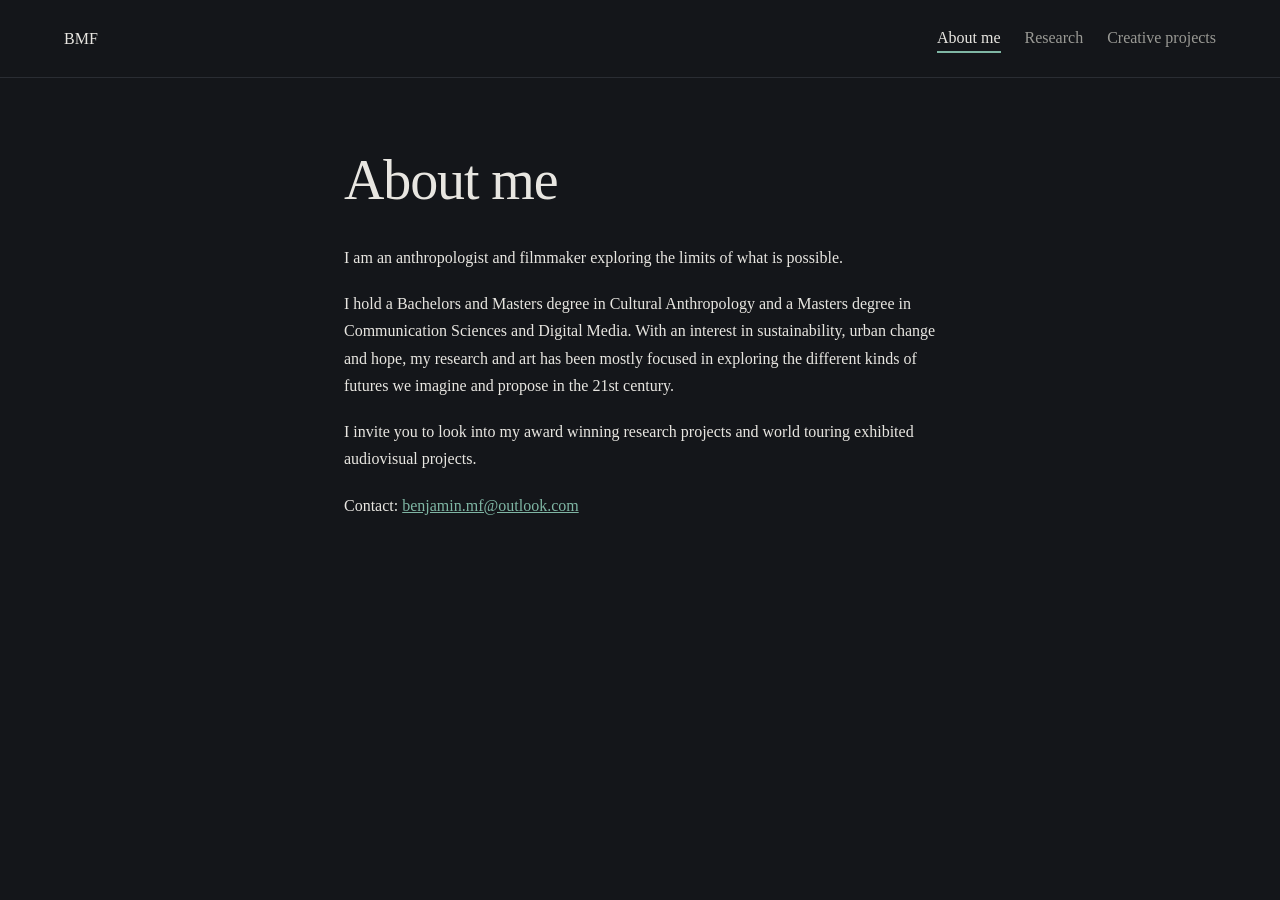
<file: about.html>
<!DOCTYPE html>
<html lang="en">
<head>
<meta charset="utf-8">
<meta name="viewport" content="width=device-width, initial-scale=1">
<title>About me | Benjamin Maldonado Fernandez</title>
<link rel="stylesheet" href="style.css">
</head>
<body>
<header>
  <a href="index.html">BMF</a>
  <nav><a href="about.html" class="current">About me</a><a href="research.html">Research</a><a href="creative.html">Creative projects</a></nav>
</header>
<main>
  <h1>About me</h1>
  <p>I am an anthropologist and filmmaker exploring the limits of what is possible.</p>
  <p>I hold a Bachelors and Masters degree in Cultural Anthropology and a Masters degree in Communication Sciences and Digital Media. With an interest in sustainability, urban change and hope, my research and art has been mostly focused in exploring the different kinds of futures we imagine and propose in the 21st century. </p>
  <p> I invite you to look into my award winning research projects and world touring exhibited audiovisual projects. </p>
  <p>Contact: <a href="mailto:benjamin.mf@outlook.com">benjamin.mf@outlook.com</a></p>
</main>
</body>
</html>
</file>
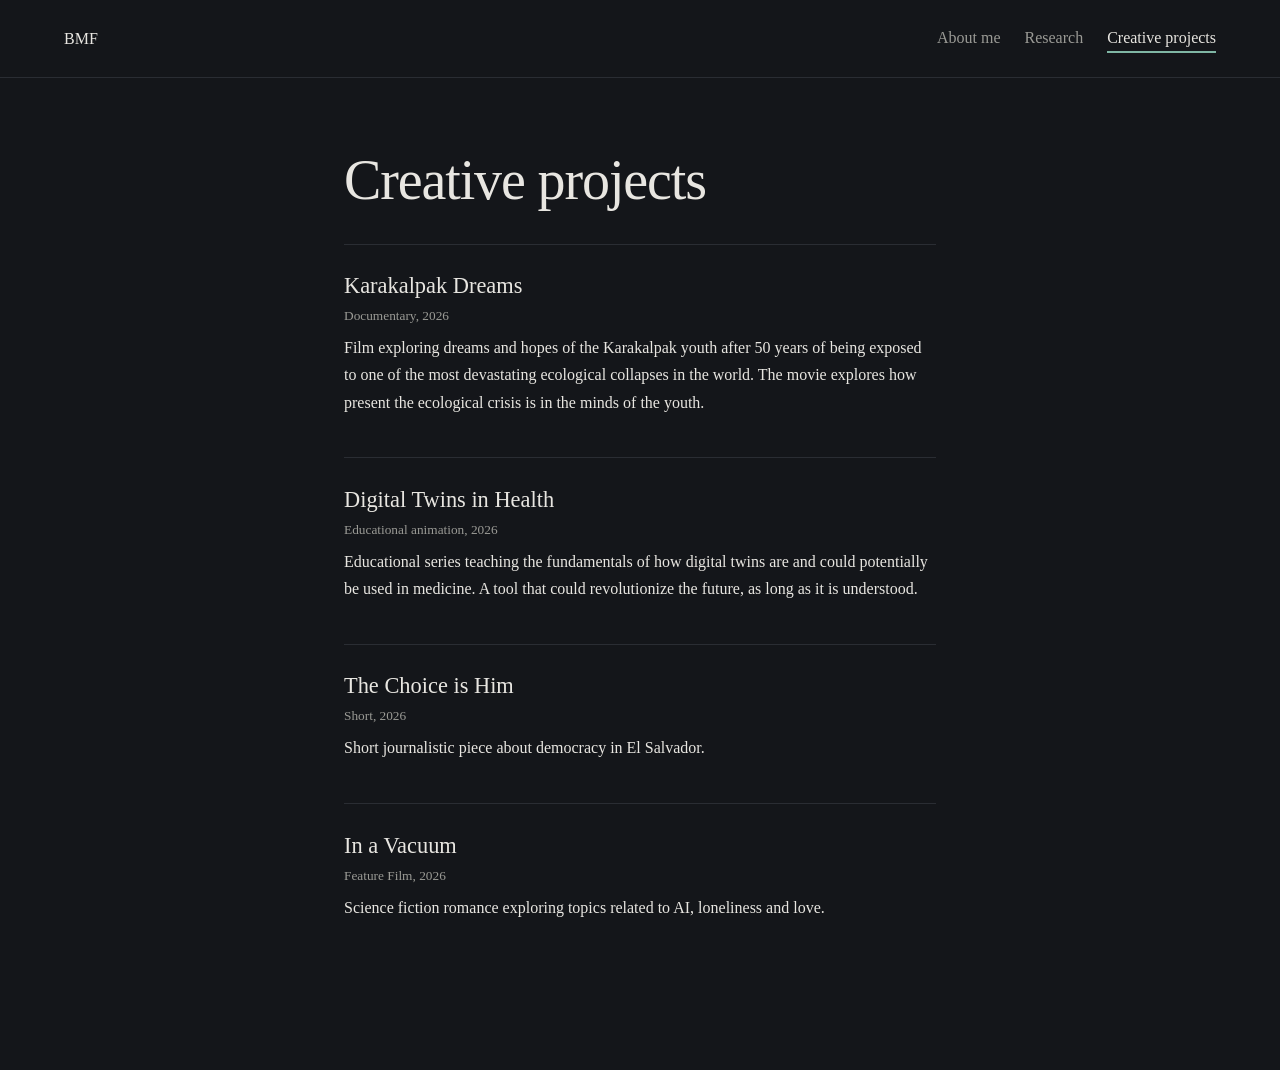
<file: creative.html>
<!DOCTYPE html>
<html lang="en">
<head>
<meta charset="utf-8">
<meta name="viewport" content="width=device-width, initial-scale=1">
<title>Creative projects | Your Name</title>
<link rel="stylesheet" href="style.css">
</head>
<body>
<header>
  <a href="index.html">BMF</a>
  <nav><a href="about.html">About me</a><a href="research.html">Research</a><a href="creative.html" class="current">Creative projects</a></nav>
</header>
<main>
  <h1>Creative projects</h1>
  <ul class="items">
    <li><h2>Karakalpak Dreams</h2><small>Documentary, 2026</small><p>Film exploring dreams and hopes of the Karakalpak youth after 50 years of being exposed to one of the most devastating ecological collapses in the world. The movie explores how present the ecological crisis is in the minds of the youth.</p></li>
    <li><h2>Digital Twins in Health</h2><small>Educational animation, 2026</small><p>Educational series teaching the fundamentals of how digital twins are and could potentially be used in medicine. A tool that could revolutionize the future, as long as it is understood.</p></li>
    <li><h2>The Choice is Him</h2><small>Short, 2026</small><p>Short journalistic piece about democracy in El Salvador.</p></li>
    <li><h2>In a Vacuum</h2><small>Feature Film, 2026</small><p>Science fiction romance exploring topics related to AI, loneliness and love.</p></li>
<!--#<li><h2>Project name</h2><small>Medium, year</small><p>Short description.</p></li>#
#<li><h2>Project name</h2><small>Medium, year</small><p>Short description.</p></li>#
#<li><h2>Project name</h2><small>Medium, year</small><p>Short description.</p></li>#-->
  </ul>
</main>
</body>
</html>
</file>
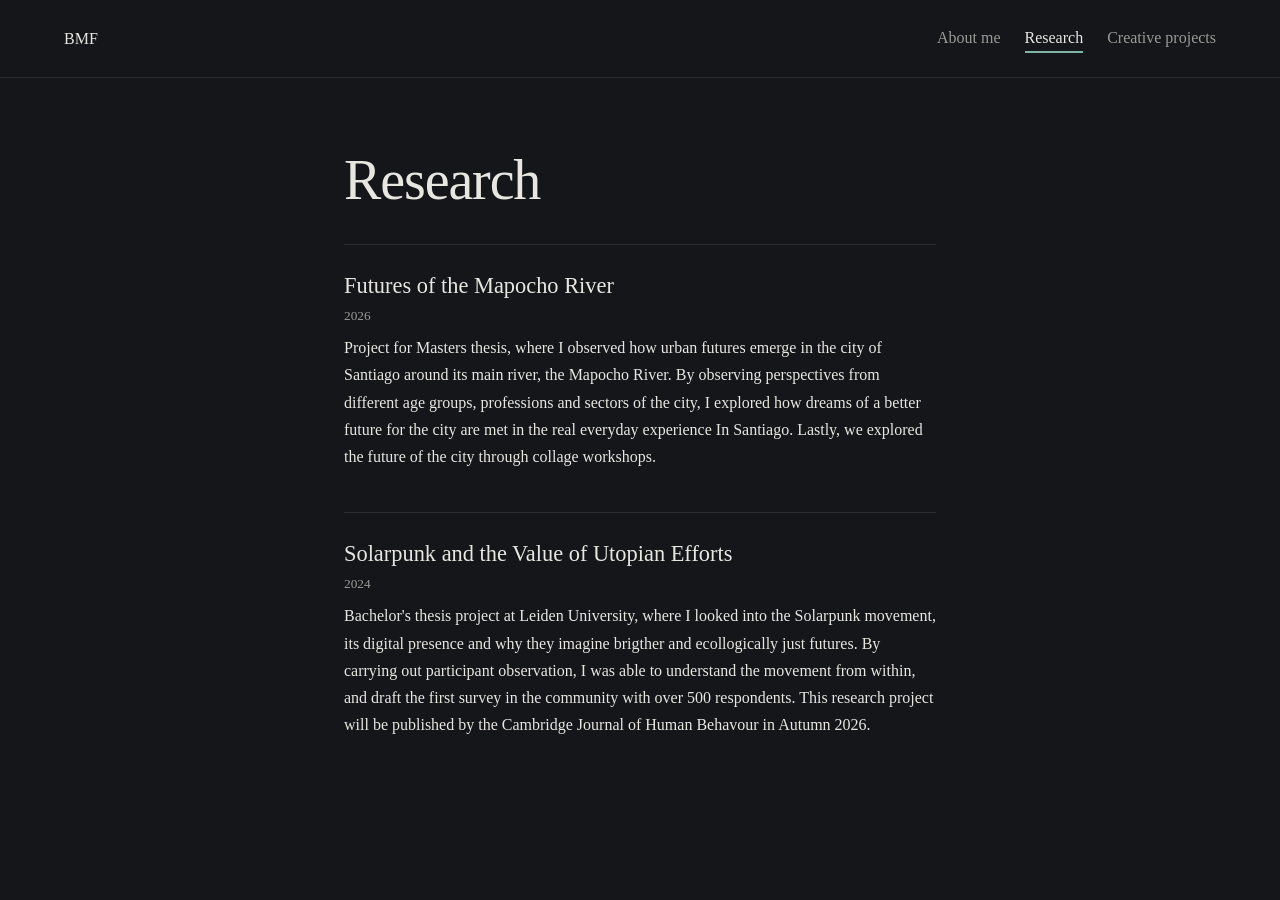
<file: research.html>
<!DOCTYPE html>
<html lang="en">
<head>
<meta charset="utf-8">
<meta name="viewport" content="width=device-width, initial-scale=1">
<title>Research | Your Name</title>
<link rel="stylesheet" href="style.css">
</head>
<body>
<header>
  <a href="index.html">BMF</a>
  <nav><a href="about.html">About me</a><a href="research.html" class="current">Research</a><a href="creative.html">Creative projects</a></nav>
</header>
<main>
  <h1>Research</h1>
  <ul class="items">
    <li><h2>Futures of the Mapocho River</h2><small>2026</small><p>Project for Masters thesis, where I observed how urban futures emerge in the city of Santiago around its main river, the Mapocho River. By observing perspectives from different age groups, professions and sectors of the city, I explored how dreams of a better future for the city are met in the real everyday experience In Santiago. Lastly, we explored the future of the city through collage workshops.</p></li>
    <li><h2>Solarpunk and the Value of Utopian Efforts</h2><small>2024</small><p>Bachelor's thesis project at Leiden University, where I looked into the Solarpunk movement, its digital presence and why they imagine brigther and ecollogically just futures. By carrying out participant observation, I was able to understand the movement from within, and draft the first survey in the community with over 500 respondents. This research project will be published by the Cambridge Journal of Human Behavour in Autumn 2026.</p></li>
   <!--<li><h2>Project or paper title</h2><small>Year</small><p>Short description of the work.</p></li>
    /*<li><h2>Project or paper title</h2><small>Year</small><p>Short description of the work.</p></li>
    /*<li><h2>Project or paper title</h2><small>Year</small><p>Short description of the work.</p></li>-->
  </ul>
</main>
</body>
</html>
</file>
<file: style.css>
* { box-sizing: border-box; margin: 0; padding: 0; }
:root { --bg: #14161a; --ink: #e8e6e1; --muted: #9a9a95; --line: #2a2d33; --accent: #7fb6a4; }
body { background: var(--bg); color: var(--ink); font-family: Georgia, "Times New Roman", serif; line-height: 1.7; }
header { display: flex; justify-content: space-between; align-items: center; padding: 24px 5vw; border-bottom: 1px solid var(--line); }
header a { color: var(--ink); text-decoration: none; }
header nav { display: flex; gap: 1.5rem; }
header nav a { color: var(--muted); }
header nav a.current { color: var(--ink); border-bottom: 2px solid var(--accent); }
a:focus-visible { outline: 2px solid var(--accent); outline-offset: 3px; }
main { max-width: 720px; margin: 0 auto; padding: 8vh 5vw 12vh; }
h1 { font-weight: 400; font-size: clamp(2.2rem, 6vw, 3.5rem); line-height: 1.1; margin-bottom: 2rem; letter-spacing: -.02em; }
p { margin-bottom: 1.2rem; }
main a { color: var(--accent); }
ul.items { list-style: none; }
ul.items li { padding: 1.4rem 0; border-top: 1px solid var(--line); }
ul.items h2 { font-weight: 400; font-size: 1.4rem; }
ul.items small { display: block; color: var(--muted); margin-bottom: .4rem; }
img, video { max-width: 100%; display: block; margin-top: 1rem; }
</file>
